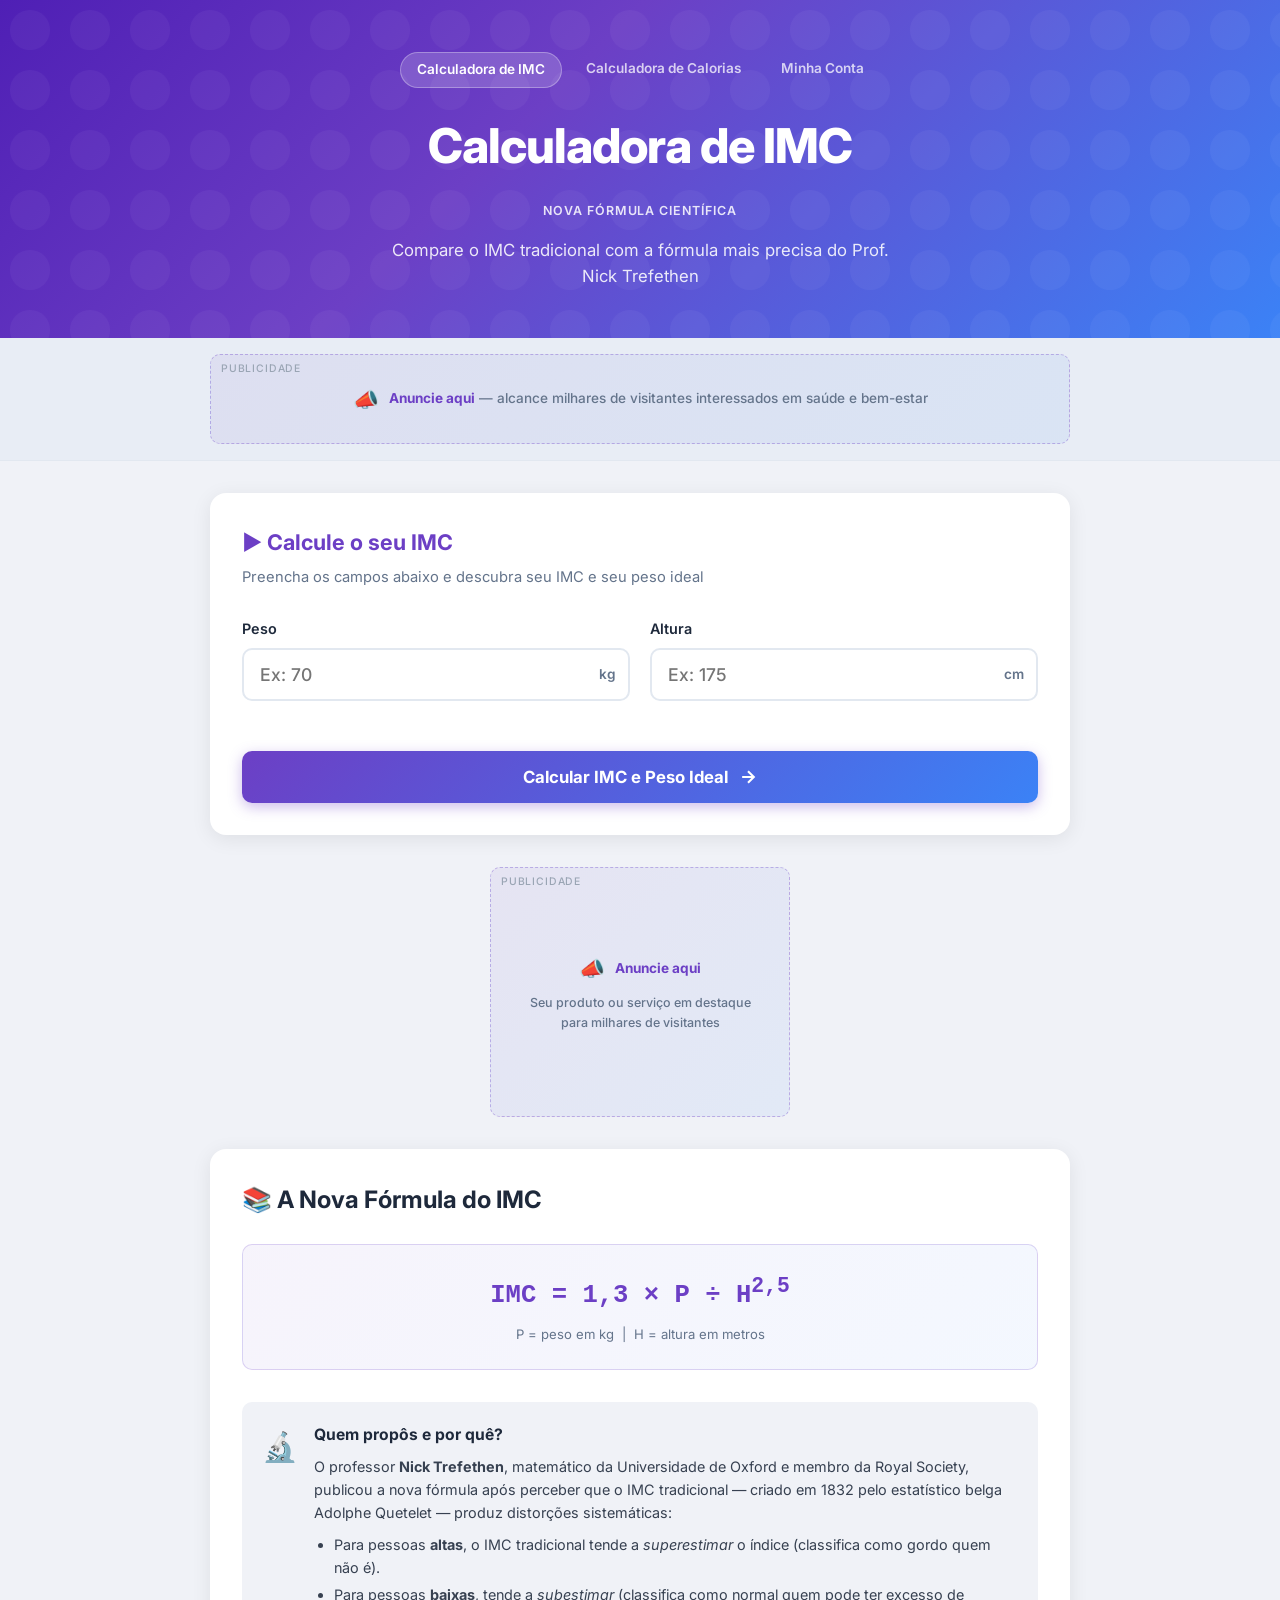
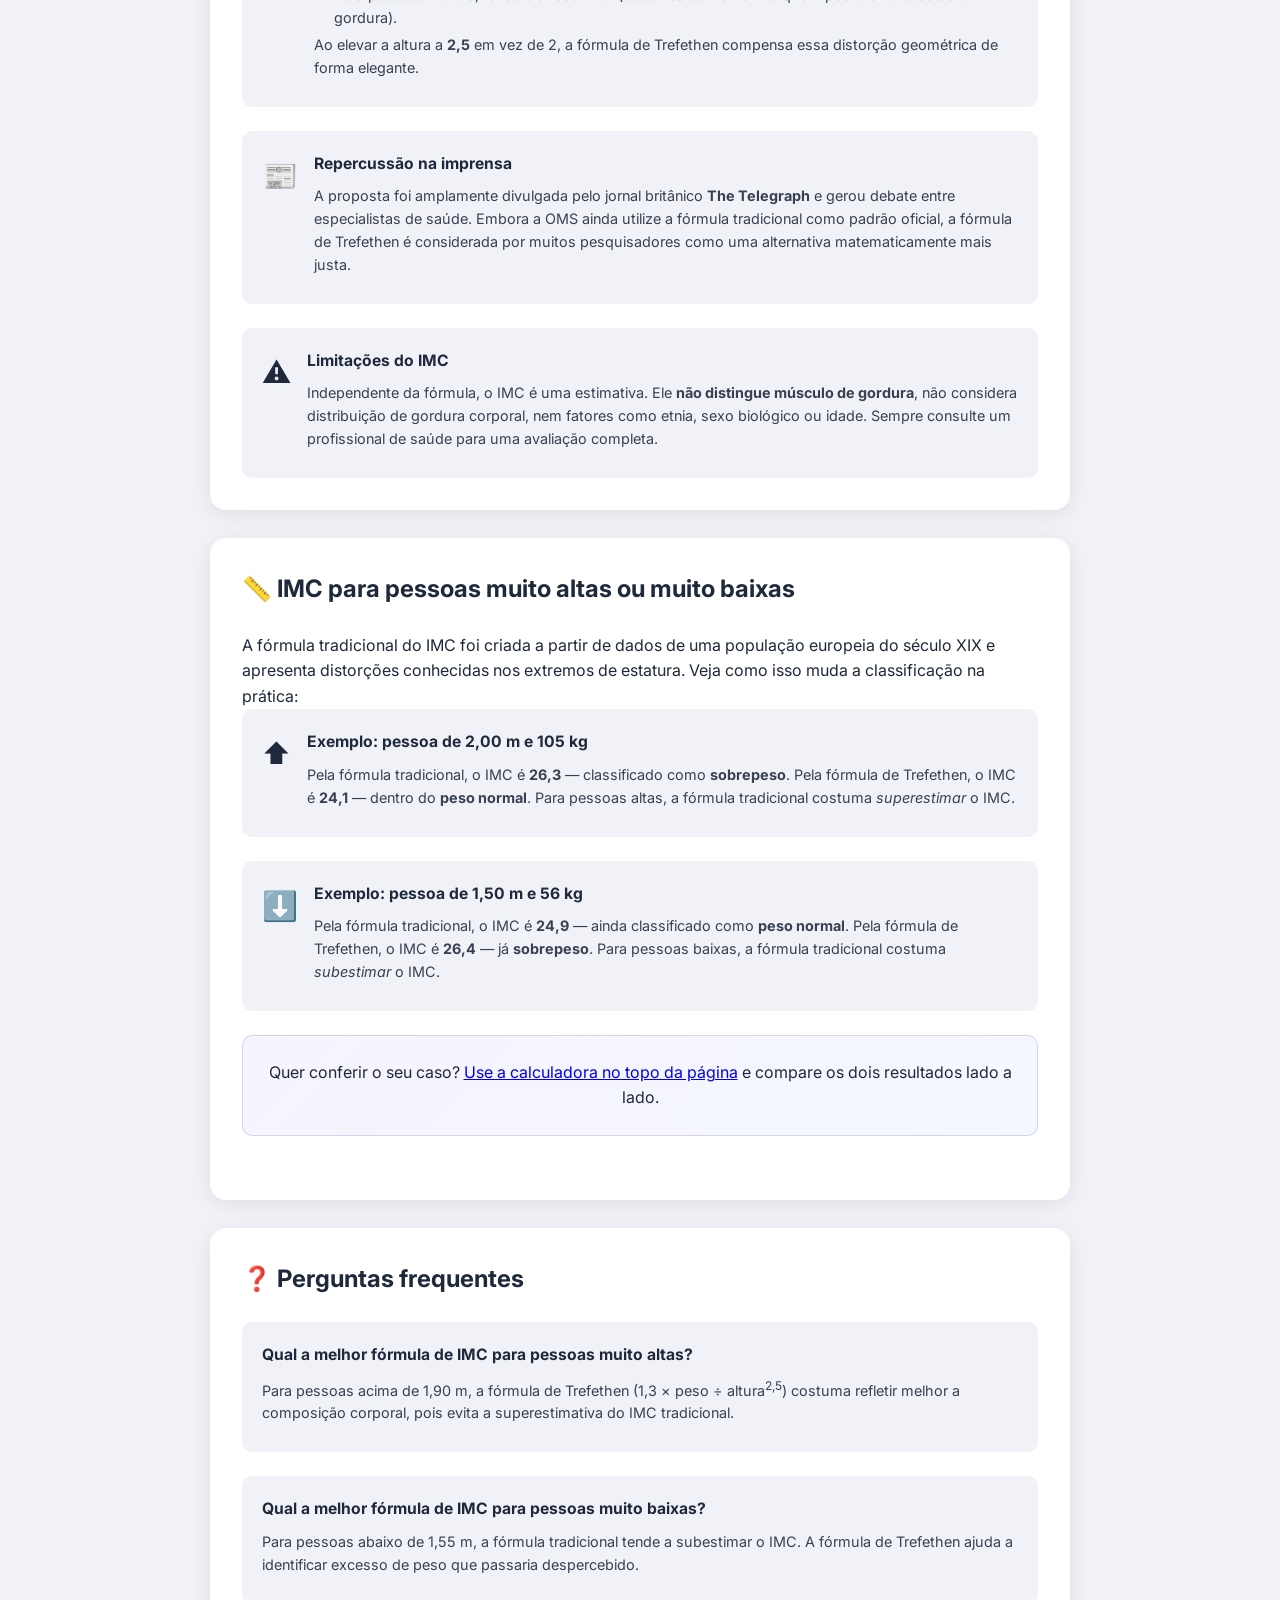
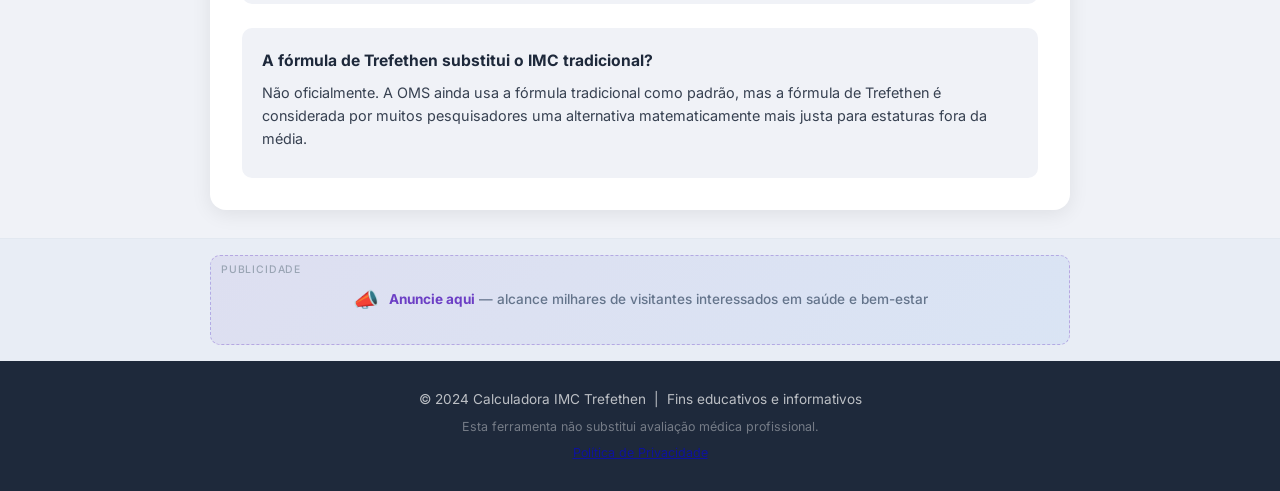
<file: index.html>
<!DOCTYPE html>
<html lang="pt-BR">
<head>
  <meta charset="UTF-8" />
  <meta name="viewport" content="width=device-width, initial-scale=1.0" />
  <title>Calculadora de IMC — Fórmula Trefethen</title>

  <!-- SEO -->
  <meta name="description" content="Calcule seu IMC e compare a fórmula tradicional com a nova fórmula do professor Nick Trefethen (Oxford) — mais precisa para pessoas muito altas ou muito baixas. Descubra sua classificação, faixa de peso ideal e entenda as diferenças entre os dois cálculos." />
  <meta name="keywords" content="calculadora de imc, imc trefethen, fórmula trefethen, novo imc, peso ideal, índice de massa corporal, imc para pessoas altas, imc para pessoas baixas, imc pessoa de 1,90, imc pessoa de 1,55, calculadora de imc para alta estatura" />
  <meta name="robots" content="index, follow" />
  <link rel="canonical" href="https://higiniojunior.github.io/Projeto_1/" />

  <!-- Open Graph (compartilhamento em redes sociais / WhatsApp) -->
  <meta property="og:type" content="website" />
  <meta property="og:locale" content="pt_BR" />
  <meta property="og:title" content="Calculadora de IMC — Fórmula Trefethen" />
  <meta property="og:description" content="Compare o IMC tradicional com a nova fórmula do Prof. Nick Trefethen e descubra sua faixa de peso ideal." />
  <meta property="og:url" content="https://higiniojunior.github.io/Projeto_1/" />
  <meta property="og:image" content="https://higiniojunior.github.io/Projeto_1/og-image.png" />

  <!-- Twitter Card -->
  <meta name="twitter:card" content="summary_large_image" />
  <meta name="twitter:title" content="Calculadora de IMC — Fórmula Trefethen" />
  <meta name="twitter:description" content="Compare o IMC tradicional com a nova fórmula do Prof. Nick Trefethen e descubra sua faixa de peso ideal." />
  <meta name="twitter:image" content="https://higiniojunior.github.io/Projeto_1/og-image.png" />

  <!-- TODO (pós-aprovação AdSense): adicionar aqui a tag de verificação, ex:
  <meta name="google-adsense-account" content="ca-pub-XXXXXXXXXXXXXXX" />
  e o script <script async src="https://pagead2.googlesyndication.com/pagead/js/adsbygoogle.js?client=ca-pub-XXXXXXXXXXXXXXX" crossorigin="anonymous"></script> -->

  <link rel="preconnect" href="https://fonts.googleapis.com" />
  <link href="https://fonts.googleapis.com/css2?family=Inter:wght@300;400;500;600;700;800&display=swap" rel="stylesheet" />
  <link rel="stylesheet" href="style.css" />
</head>
<body>

  <!-- HEADER -->
  <header class="site-header">
    <div class="container">
      <nav class="site-nav">
        <a href="index.html" class="nav-ativo">Calculadora de IMC</a>
        <a href="calorias.html">Calculadora de Calorias</a>
        <a href="conta.html">Minha Conta</a>
      </nav>
      <h1>Calculadora de IMC</h1>
      <div class="header-badge">Nova Fórmula Científica</div>
      <p class="header-subtitle">Compare o IMC tradicional com a fórmula mais precisa do Prof. Nick Trefethen</p>
    </div>
  </header>

  <!-- AD BANNER TOPO -->
  <!-- TODO (pós-aprovação AdSense): trocar o .ad-block abaixo pelo <ins class="adsbygoogle"> real -->
  <div class="ad-wrapper ad-top">
    <div class="container">
      <div class="ad-block ad-horizontal ad-house">
        <span class="ad-label">Publicidade</span>
        <div class="ad-content">
          <span class="ad-icon">📣</span>
          <span><strong>Anuncie aqui</strong> — alcance milhares de visitantes interessados em saúde e bem-estar</span>
        </div>
      </div>
    </div>
  </div>

  <main class="container">

    <!-- CALCULADORA -->
    <section class="card calculator-card">
      <div class="card-header">
        <h2>&#9654; Calcule o seu IMC</h2>
        <p>Preencha os campos abaixo e descubra seu IMC e seu peso ideal</p>
      </div>
      <form id="imc-form" novalidate>
        <div class="form-row">
          <div class="form-group">
            <label for="peso">Peso</label>
            <div class="input-wrapper">
              <input type="number" id="peso" placeholder="Ex: 70" min="1" max="300" step="0.1" />
              <span class="input-unit">kg</span>
            </div>
            <span class="field-error" id="erro-peso"></span>
          </div>
          <div class="form-group">
            <label for="altura">Altura</label>
            <div class="input-wrapper">
              <input type="number" id="altura" placeholder="Ex: 175" min="50" max="250" step="1" />
              <span class="input-unit">cm</span>
            </div>
            <span class="field-error" id="erro-altura"></span>
          </div>
        </div>
        <button type="submit" class="btn-calcular">
          <span>Calcular IMC e Peso Ideal</span>
          <svg viewBox="0 0 24 24" fill="none" stroke="currentColor" stroke-width="2.5"><path d="M5 12h14M12 5l7 7-7 7"/></svg>
        </button>
      </form>
    </section>

    <!-- RESULTADO -->
    <section id="resultado" class="resultado-section hidden">

      <div class="resultado-cards">

        <!-- IMC Tradicional -->
        <div class="resultado-card card-tradicional">
          <div class="card-formula-label">Fórmula Tradicional (1832)</div>
          <div class="imc-valor" id="val-trad">—</div>
          <div class="imc-classificacao" id="class-trad"></div>
          <div class="imc-formula-detalhe">peso ÷ altura²</div>
        </div>

        <div class="versus-divider">VS</div>

        <!-- IMC Trefethen -->
        <div class="resultado-card card-trefethen destaque">
          <div class="card-formula-label">Nova Fórmula — Trefethen</div>
          <div class="imc-valor" id="val-tref">—</div>
          <div class="imc-classificacao" id="class-tref"></div>
          <div class="imc-formula-detalhe">1,3 × peso ÷ altura<sup>2,5</sup></div>
        </div>

      </div>

      <!-- Barra de progresso -->
      <div class="barra-container card">
        <h3>Onde você está na escala?</h3>
        <div class="barra-escala">
          <div class="barra-faixas">
            <div class="faixa faixa-baixo" style="flex:3">Abaixo</div>
            <div class="faixa faixa-normal" style="flex:3.2">Normal</div>
            <div class="faixa faixa-sobre" style="flex:2.4">Sobrepeso</div>
            <div class="faixa faixa-ob1" style="flex:2.4">Ob. I</div>
            <div class="faixa faixa-ob2" style="flex:2.4">Ob. II</div>
            <div class="faixa faixa-ob3" style="flex:2.6">Ob. III</div>
          </div>
          <div class="barra-ponteiros">
            <div class="ponteiro ponteiro-trad" id="ponteiro-trad">
              <div class="ponteiro-linha"></div>
              <div class="ponteiro-label">Trad.</div>
            </div>
            <div class="ponteiro ponteiro-tref" id="ponteiro-tref">
              <div class="ponteiro-linha"></div>
              <div class="ponteiro-label">Tref.</div>
            </div>
          </div>
          <div class="barra-numeros">
            <span>0</span><span>18,5</span><span>25</span><span>30</span><span>35</span><span>40</span><span>50+</span>
          </div>
        </div>
      </div>

      <!-- Mensagem personalizada -->
      <div class="mensagem-card card" id="mensagem-card">
        <div class="mensagem-icone" id="mensagem-icone">✅</div>
        <div class="mensagem-texto" id="mensagem-texto"></div>
      </div>

      <!-- Tabela OMS -->
      <div class="tabela-container card">
        <h3>Classificação da OMS — Faixas de IMC</h3>
        <table class="tabela-oms">
          <thead>
            <tr>
              <th>IMC</th>
              <th>Classificação</th>
              <th>Risco de doenças</th>
            </tr>
          </thead>
          <tbody>
            <tr class="linha-baixo" data-min="0" data-max="18.5">
              <td><strong>&lt; 18,5</strong></td>
              <td>&#127810; Abaixo do peso</td>
              <td>Aumentado</td>
            </tr>
            <tr class="linha-normal" data-min="18.5" data-max="25">
              <td><strong>18,5 – 24,9</strong></td>
              <td>&#127823; Peso normal</td>
              <td>Normal (menor risco)</td>
            </tr>
            <tr class="linha-sobre" data-min="25" data-max="30">
              <td><strong>25,0 – 29,9</strong></td>
              <td>&#127825; Sobrepeso</td>
              <td>Levemente aumentado</td>
            </tr>
            <tr class="linha-ob1" data-min="30" data-max="35">
              <td><strong>30,0 – 34,9</strong></td>
              <td>&#128308; Obesidade Grau I</td>
              <td>Moderado</td>
            </tr>
            <tr class="linha-ob2" data-min="35" data-max="40">
              <td><strong>35,0 – 39,9</strong></td>
              <td>&#128308; Obesidade Grau II</td>
              <td>Alto</td>
            </tr>
            <tr class="linha-ob3" data-min="40" data-max="999">
              <td><strong>&ge; 40,0</strong></td>
              <td>&#128308; Obesidade Grau III</td>
              <td>Muito alto</td>
            </tr>
          </tbody>
        </table>
        <p class="tabela-nota">* A tabela destaca a linha correspondente ao seu resultado Trefethen.</p>
      </div>

      <!-- PESO IDEAL -->
      <div class="peso-ideal-container card">
        <h3>&#127919; Peso ideal (fórmula Trefethen)</h3>
        <p class="peso-ideal-intro">Faixa de peso ideal para a sua altura, calculada com a fórmula de Trefethen usando o IMC normal (18,5 – 25).</p>

        <div class="peso-ideal-intervalo">
          <span id="peso-ideal-min">—</span> kg &ndash; <span id="peso-ideal-max">—</span> kg
        </div>

        <div class="comparacao-corpos">
          <div class="corpo-coluna">
            <svg class="corpo-silhueta" id="corpo-atual" viewBox="0 0 100 200" xmlns="http://www.w3.org/2000/svg">
              <circle cx="50" cy="30" r="22" />
              <rect x="14" y="60" width="14" height="55" rx="7" />
              <rect x="72" y="60" width="14" height="55" rx="7" />
              <rect x="30" y="55" width="40" height="70" rx="18" />
              <rect x="32" y="125" width="14" height="65" rx="7" />
              <rect x="54" y="125" width="14" height="65" rx="7" />
            </svg>
            <span class="corpo-legenda">Atual</span>
          </div>

          <svg class="seta-comparacao" viewBox="0 0 24 24" fill="none" stroke="currentColor" stroke-width="2.5">
            <path d="M5 12h14M12 5l7 7-7 7"/>
          </svg>

          <div class="corpo-coluna">
            <svg class="corpo-silhueta corpo-ideal" id="corpo-ideal" viewBox="0 0 100 200" xmlns="http://www.w3.org/2000/svg">
              <circle cx="50" cy="30" r="22" />
              <rect x="14" y="60" width="14" height="55" rx="7" />
              <rect x="72" y="60" width="14" height="55" rx="7" />
              <rect x="30" y="55" width="40" height="70" rx="18" />
              <rect x="32" y="125" width="14" height="65" rx="7" />
              <rect x="54" y="125" width="14" height="65" rx="7" />
            </svg>
            <span class="corpo-legenda">Peso ideal</span>
          </div>
        </div>
      </div>

      <!-- CALORIAS (mini) -->
      <div class="card calorias-mini-card" id="calorias-mini">
        <div class="card-header">
          <h2>&#128293; Calcule suas calorias diárias</h2>
          <p>Usando o peso e a altura que você já informou acima, descubra sua Taxa Metabólica Basal e quantas calorias comer por dia.</p>
        </div>

        <form id="calorias-mini-form" novalidate>
          <div class="form-row">
            <div class="form-group">
              <label for="mini-idade">Idade</label>
              <div class="input-wrapper">
                <input type="number" id="mini-idade" placeholder="Ex: 30" min="15" max="100" step="1" />
                <span class="input-unit">anos</span>
              </div>
            </div>
            <div class="form-group">
              <label for="mini-sexo">Sexo biológico</label>
              <div class="input-wrapper">
                <select id="mini-sexo">
                  <option value="">Selecione</option>
                  <option value="masculino">Masculino</option>
                  <option value="feminino">Feminino</option>
                </select>
              </div>
            </div>
          </div>
          <div class="form-group" style="margin-bottom:24px;">
            <label for="mini-atividade">Nível de atividade física</label>
            <div class="input-wrapper">
              <select id="mini-atividade">
                <option value="1.2">Sedentário (pouco ou nenhum exercício)</option>
                <option value="1.375">Leve (exercício leve 1–3x/semana)</option>
                <option value="1.55">Moderado (exercício moderado 3–5x/semana)</option>
                <option value="1.725">Intenso (exercício intenso 6–7x/semana)</option>
                <option value="1.9">Muito intenso (atleta / trabalho físico pesado)</option>
              </select>
            </div>
          </div>
          <span class="field-error" id="erro-calorias-mini"></span>
          <button type="submit" class="btn-calcular">
            <span>Calcular Calorias</span>
            <svg viewBox="0 0 24 24" fill="none" stroke="currentColor" stroke-width="2.5"><path d="M5 12h14M12 5l7 7-7 7"/></svg>
          </button>
        </form>

        <div class="resultado-calorias hidden" id="resultado-calorias-mini">
          <div class="resultado-card destaque" style="margin:24px 0;">
            <div class="card-formula-label">Taxa Metabólica Basal (TMB)</div>
            <div class="imc-valor" id="mini-tmb-valor">—</div>
            <div class="imc-formula-detalhe">calorias que seu corpo gasta em repouso</div>
          </div>

          <div class="resultado-cards">
            <div class="resultado-card">
              <div class="card-formula-label">Perder peso</div>
              <div class="imc-valor cor-baixo" id="mini-meta-perder">—</div>
              <div class="imc-formula-detalhe">kcal/dia</div>
            </div>
            <div class="resultado-card destaque">
              <div class="card-formula-label">Manter peso</div>
              <div class="imc-valor cor-normal" id="mini-meta-manter">—</div>
              <div class="imc-formula-detalhe">kcal/dia</div>
            </div>
            <div class="resultado-card">
              <div class="card-formula-label">Ganhar peso</div>
              <div class="imc-valor" id="mini-meta-ganhar">—</div>
              <div class="imc-formula-detalhe">kcal/dia</div>
            </div>
          </div>

          <p class="tabela-nota" style="text-align:center;">
            Peso e altura usados: <strong id="mini-peso-usado">—</strong> kg e <strong id="mini-altura-usado">—</strong> cm
            (<a href="#imc-form">alterar acima</a>)
          </p>
        </div>

        <p class="tabela-nota" style="text-align:center;margin-top:20px;">
          <a href="calorias.html">Ver calculadora completa de calorias, com explicações e tabela de atividade física →</a>
        </p>
      </div>

    </section>

    <!-- AD MEIO -->
    <!-- TODO (pós-aprovação AdSense): trocar o .ad-block abaixo pelo <ins class="adsbygoogle"> real -->
    <div class="ad-block ad-square ad-center ad-house">
      <span class="ad-label">Publicidade</span>
      <div class="ad-content">
        <span class="ad-icon">📣</span>
        <span><strong>Anuncie aqui</strong></span>
      </div>
      <span class="ad-house-sub">Seu produto ou serviço em destaque para milhares de visitantes</span>
    </div>

    <!-- EXPLICAÇÃO -->
    <section class="card explicacao-card">
      <h2>&#128218; A Nova Fórmula do IMC</h2>

      <div class="explicacao-destaque">
        <div class="formula-box">
          <span class="formula-texto">IMC = 1,3 × <strong>P</strong> ÷ <strong>H</strong><sup>2,5</sup></span>
          <span class="formula-legenda">P = peso em kg &nbsp;|&nbsp; H = altura em metros</span>
        </div>
      </div>

      <div class="explicacao-blocos">
        <div class="explicacao-bloco">
          <div class="explicacao-icone">🔬</div>
          <div>
            <h3>Quem propôs e por quê?</h3>
            <p>O professor <strong>Nick Trefethen</strong>, matemático da Universidade de Oxford e membro da Royal Society, publicou a nova fórmula após perceber que o IMC tradicional — criado em 1832 pelo estatístico belga Adolphe Quetelet — produz distorções sistemáticas:</p>
            <ul>
              <li>Para pessoas <strong>altas</strong>, o IMC tradicional tende a <em>superestimar</em> o índice (classifica como gordo quem não é).</li>
              <li>Para pessoas <strong>baixas</strong>, tende a <em>subestimar</em> (classifica como normal quem pode ter excesso de gordura).</li>
            </ul>
            <p>Ao elevar a altura a <strong>2,5</strong> em vez de 2, a fórmula de Trefethen compensa essa distorção geométrica de forma elegante.</p>
          </div>
        </div>

        <div class="explicacao-bloco">
          <div class="explicacao-icone">📰</div>
          <div>
            <h3>Repercussão na imprensa</h3>
            <p>A proposta foi amplamente divulgada pelo jornal britânico <strong>The Telegraph</strong> e gerou debate entre especialistas de saúde. Embora a OMS ainda utilize a fórmula tradicional como padrão oficial, a fórmula de Trefethen é considerada por muitos pesquisadores como uma alternativa matematicamente mais justa.</p>
          </div>
        </div>

        <div class="explicacao-bloco">
          <div class="explicacao-icone">⚠️</div>
          <div>
            <h3>Limitações do IMC</h3>
            <p>Independente da fórmula, o IMC é uma estimativa. Ele <strong>não distingue músculo de gordura</strong>, não considera distribuição de gordura corporal, nem fatores como etnia, sexo biológico ou idade. Sempre consulte um profissional de saúde para uma avaliação completa.</p>
          </div>
        </div>
      </div>
    </section>

    <!-- SEO: ALTURA EXTREMA -->
    <section class="card explicacao-card" id="altura-extrema">
      <h2>&#128207; IMC para pessoas muito altas ou muito baixas</h2>
      <p>A fórmula tradicional do IMC foi criada a partir de dados de uma população europeia do século XIX e apresenta distorções conhecidas nos extremos de estatura. Veja como isso muda a classificação na prática:</p>

      <div class="explicacao-blocos">
        <div class="explicacao-bloco">
          <div class="explicacao-icone">⬆️</div>
          <div>
            <h3>Exemplo: pessoa de 2,00 m e 105 kg</h3>
            <p>Pela fórmula tradicional, o IMC é <strong>26,3</strong> — classificado como <strong>sobrepeso</strong>. Pela fórmula de Trefethen, o IMC é <strong>24,1</strong> — dentro do <strong>peso normal</strong>. Para pessoas altas, a fórmula tradicional costuma <em>superestimar</em> o IMC.</p>
          </div>
        </div>
        <div class="explicacao-bloco">
          <div class="explicacao-icone">⬇️</div>
          <div>
            <h3>Exemplo: pessoa de 1,50 m e 56 kg</h3>
            <p>Pela fórmula tradicional, o IMC é <strong>24,9</strong> — ainda classificado como <strong>peso normal</strong>. Pela fórmula de Trefethen, o IMC é <strong>26,4</strong> — já <strong>sobrepeso</strong>. Para pessoas baixas, a fórmula tradicional costuma <em>subestimar</em> o IMC.</p>
          </div>
        </div>
      </div>

      <div class="explicacao-destaque" style="margin-top:24px;">
        <p>Quer conferir o seu caso? <a href="#imc-form">Use a calculadora no topo da página</a> e compare os dois resultados lado a lado.</p>
      </div>
    </section>

    <!-- FAQ -->
    <section class="card explicacao-card" id="faq">
      <h2>&#10067; Perguntas frequentes</h2>
      <div class="explicacao-blocos">
        <div class="explicacao-bloco">
          <div>
            <h3>Qual a melhor fórmula de IMC para pessoas muito altas?</h3>
            <p>Para pessoas acima de 1,90 m, a fórmula de Trefethen (1,3 × peso ÷ altura<sup>2,5</sup>) costuma refletir melhor a composição corporal, pois evita a superestimativa do IMC tradicional.</p>
          </div>
        </div>
        <div class="explicacao-bloco">
          <div>
            <h3>Qual a melhor fórmula de IMC para pessoas muito baixas?</h3>
            <p>Para pessoas abaixo de 1,55 m, a fórmula tradicional tende a subestimar o IMC. A fórmula de Trefethen ajuda a identificar excesso de peso que passaria despercebido.</p>
          </div>
        </div>
        <div class="explicacao-bloco">
          <div>
            <h3>A fórmula de Trefethen substitui o IMC tradicional?</h3>
            <p>Não oficialmente. A OMS ainda usa a fórmula tradicional como padrão, mas a fórmula de Trefethen é considerada por muitos pesquisadores uma alternativa matematicamente mais justa para estaturas fora da média.</p>
          </div>
        </div>
      </div>
    </section>

  </main>

  <!-- AD RODAPÉ -->
  <!-- TODO (pós-aprovação AdSense): trocar o .ad-block abaixo pelo <ins class="adsbygoogle"> real -->
  <div class="ad-wrapper ad-bottom">
    <div class="container">
      <div class="ad-block ad-horizontal ad-house">
        <span class="ad-label">Publicidade</span>
        <div class="ad-content">
          <span class="ad-icon">📣</span>
          <span><strong>Anuncie aqui</strong> — alcance milhares de visitantes interessados em saúde e bem-estar</span>
        </div>
      </div>
    </div>
  </div>

  <!-- FOOTER -->
  <footer class="site-footer">
    <div class="container">
      <p>&#169; 2024 Calculadora IMC Trefethen &nbsp;|&nbsp; Fins educativos e informativos</p>
      <p class="footer-nota">Esta ferramenta não substitui avaliação médica profissional.</p>
      <p class="footer-nota"><a href="privacidade.html">Política de Privacidade</a></p>
    </div>
  </footer>

  <script type="application/ld+json">
  {
    "@context": "https://schema.org",
    "@type": "FAQPage",
    "mainEntity": [
      {
        "@type": "Question",
        "name": "Qual a melhor fórmula de IMC para pessoas muito altas?",
        "acceptedAnswer": {
          "@type": "Answer",
          "text": "Para pessoas acima de 1,90 m, a fórmula de Trefethen (1,3 × peso ÷ altura elevado a 2,5) costuma refletir melhor a composição corporal, pois evita a superestimativa do IMC tradicional."
        }
      },
      {
        "@type": "Question",
        "name": "Qual a melhor fórmula de IMC para pessoas muito baixas?",
        "acceptedAnswer": {
          "@type": "Answer",
          "text": "Para pessoas abaixo de 1,55 m, a fórmula tradicional tende a subestimar o IMC. A fórmula de Trefethen ajuda a identificar excesso de peso que passaria despercebido."
        }
      },
      {
        "@type": "Question",
        "name": "A fórmula de Trefethen substitui o IMC tradicional?",
        "acceptedAnswer": {
          "@type": "Answer",
          "text": "Não oficialmente. A OMS ainda usa a fórmula tradicional como padrão, mas a fórmula de Trefethen é considerada por muitos pesquisadores uma alternativa matematicamente mais justa para estaturas fora da média."
        }
      }
    ]
  }
  </script>

  <script src="script.js"></script>
  <script src="calorias.js"></script>
</body>
</html>
</file>
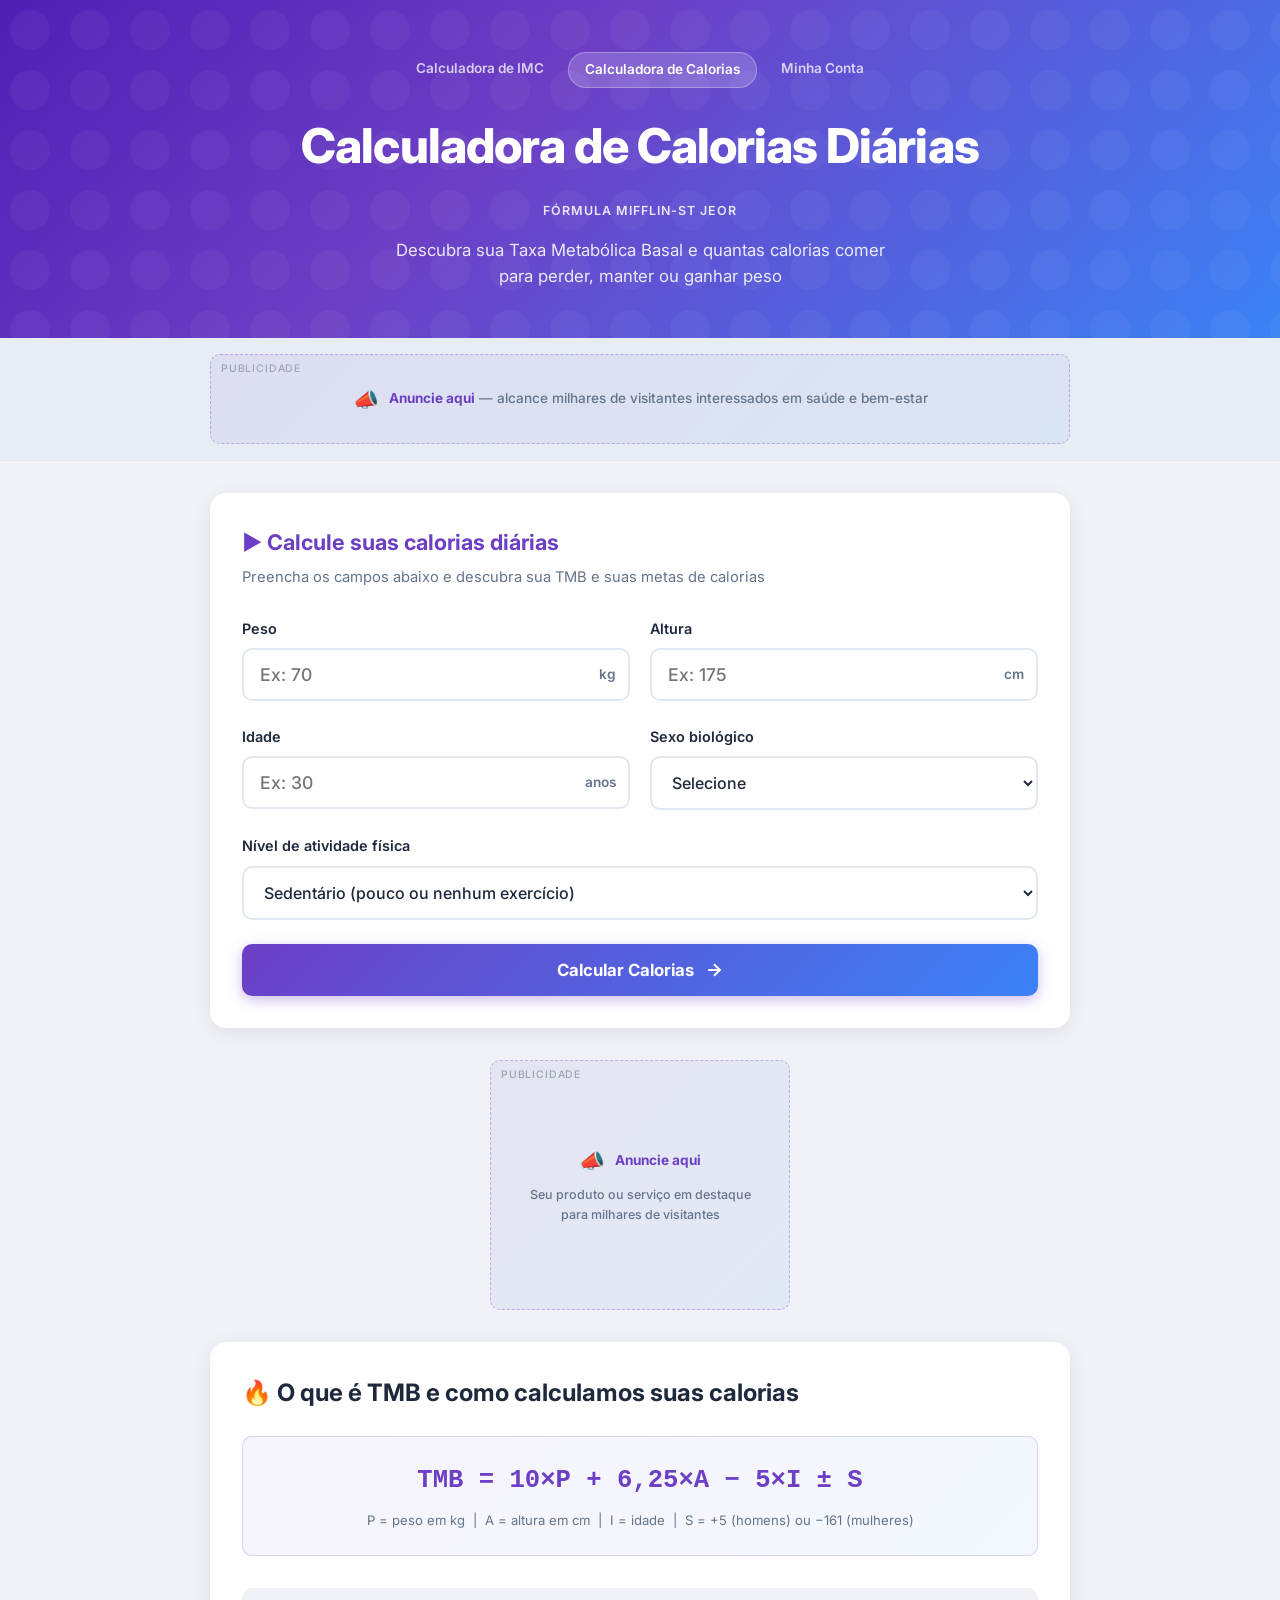
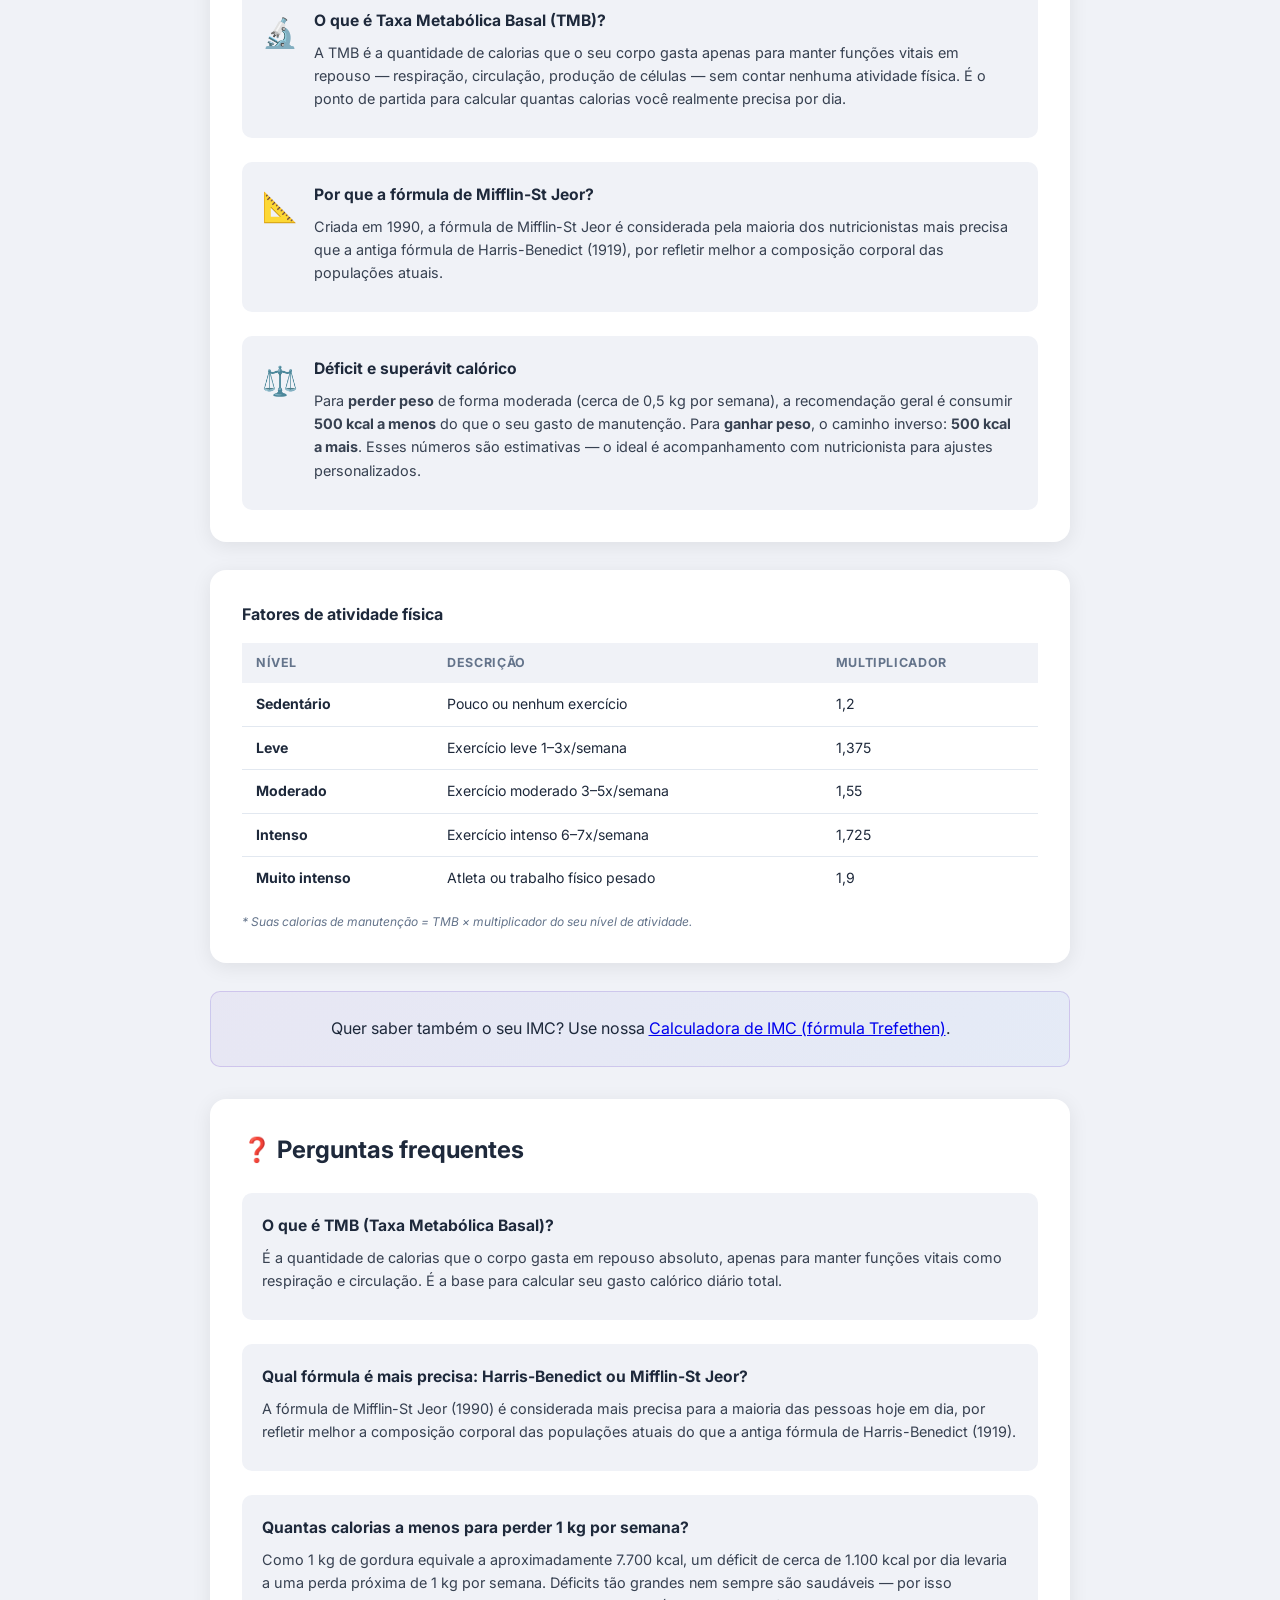
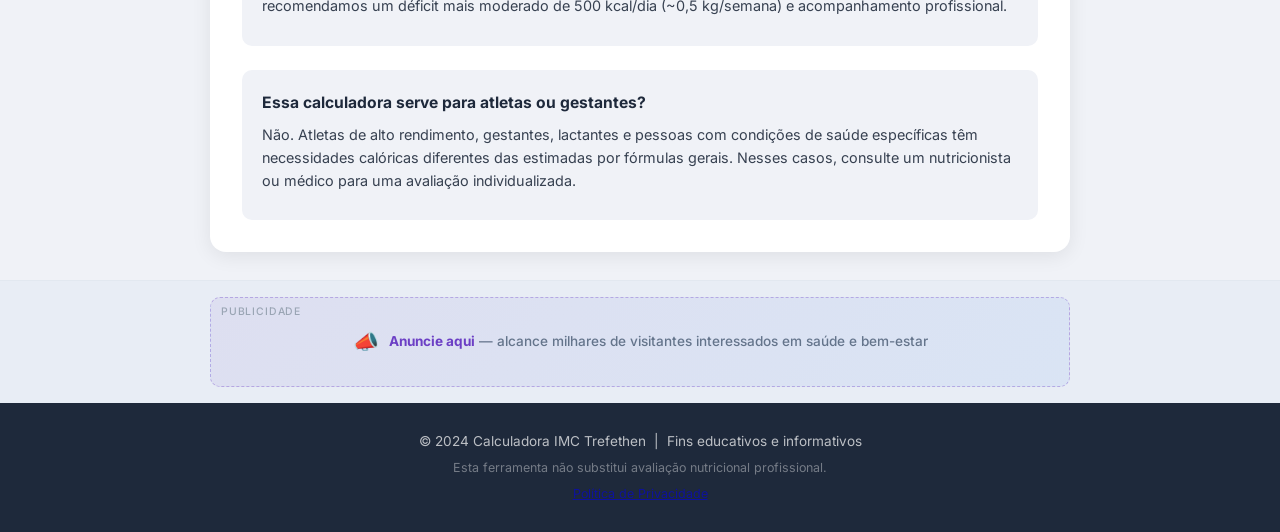
<file: calorias.html>
<!DOCTYPE html>
<html lang="pt-BR">
<head>
  <meta charset="UTF-8" />
  <meta name="viewport" content="width=device-width, initial-scale=1.0" />
  <title>Calculadora de Calorias Diárias — Fórmula Mifflin-St Jeor</title>

  <!-- SEO -->
  <meta name="description" content="Calcule quantas calorias você precisa comer por dia usando a fórmula de Mifflin-St Jeor. Descubra sua Taxa Metabólica Basal (TMB) e suas metas de calorias para perder, manter ou ganhar peso." />
  <meta name="keywords" content="calculadora de calorias, calculadora de calorias diárias, taxa metabólica basal, tmb, mifflin-st jeor, quantas calorias comer por dia, calorias para perder peso, calorias para ganhar peso, gasto calórico diário" />
  <meta name="robots" content="index, follow" />
  <link rel="canonical" href="https://higiniojunior.github.io/Projeto_1/calorias.html" />

  <!-- Open Graph (compartilhamento em redes sociais / WhatsApp) -->
  <meta property="og:type" content="website" />
  <meta property="og:locale" content="pt_BR" />
  <meta property="og:title" content="Calculadora de Calorias Diárias — Fórmula Mifflin-St Jeor" />
  <meta property="og:description" content="Descubra sua Taxa Metabólica Basal e quantas calorias comer por dia para perder, manter ou ganhar peso." />
  <meta property="og:url" content="https://higiniojunior.github.io/Projeto_1/calorias.html" />
  <meta property="og:image" content="https://higiniojunior.github.io/Projeto_1/og-image.png" />

  <!-- Twitter Card -->
  <meta name="twitter:card" content="summary_large_image" />
  <meta name="twitter:title" content="Calculadora de Calorias Diárias — Fórmula Mifflin-St Jeor" />
  <meta name="twitter:description" content="Descubra sua Taxa Metabólica Basal e quantas calorias comer por dia para perder, manter ou ganhar peso." />
  <meta name="twitter:image" content="https://higiniojunior.github.io/Projeto_1/og-image.png" />

  <!-- TODO (pós-aprovação AdSense): adicionar aqui a tag de verificação, ex:
  <meta name="google-adsense-account" content="ca-pub-XXXXXXXXXXXXXXX" />
  e o script <script async src="https://pagead2.googlesyndication.com/pagead/js/adsbygoogle.js?client=ca-pub-XXXXXXXXXXXXXXX" crossorigin="anonymous"></script> -->

  <link rel="preconnect" href="https://fonts.googleapis.com" />
  <link href="https://fonts.googleapis.com/css2?family=Inter:wght@300;400;500;600;700;800&display=swap" rel="stylesheet" />
  <link rel="stylesheet" href="style.css" />
</head>
<body>

  <!-- HEADER -->
  <header class="site-header">
    <div class="container">
      <nav class="site-nav">
        <a href="index.html">Calculadora de IMC</a>
        <a href="calorias.html" class="nav-ativo">Calculadora de Calorias</a>
        <a href="conta.html">Minha Conta</a>
      </nav>
      <h1>Calculadora de Calorias Diárias</h1>
      <div class="header-badge">Fórmula Mifflin-St Jeor</div>
      <p class="header-subtitle">Descubra sua Taxa Metabólica Basal e quantas calorias comer para perder, manter ou ganhar peso</p>
    </div>
  </header>

  <!-- AD BANNER TOPO -->
  <!-- TODO (pós-aprovação AdSense): trocar o .ad-block abaixo pelo <ins class="adsbygoogle"> real -->
  <div class="ad-wrapper ad-top">
    <div class="container">
      <div class="ad-block ad-horizontal ad-house">
        <span class="ad-label">Publicidade</span>
        <div class="ad-content">
          <span class="ad-icon">📣</span>
          <span><strong>Anuncie aqui</strong> — alcance milhares de visitantes interessados em saúde e bem-estar</span>
        </div>
      </div>
    </div>
  </div>

  <main class="container">

    <!-- CALCULADORA -->
    <section class="card calculator-card">
      <div class="card-header">
        <h2>&#9654; Calcule suas calorias diárias</h2>
        <p>Preencha os campos abaixo e descubra sua TMB e suas metas de calorias</p>
      </div>
      <form id="calorias-form" novalidate>
        <div class="form-row">
          <div class="form-group">
            <label for="peso">Peso</label>
            <div class="input-wrapper">
              <input type="number" id="peso" placeholder="Ex: 70" min="1" max="300" step="0.1" />
              <span class="input-unit">kg</span>
            </div>
          </div>
          <div class="form-group">
            <label for="altura">Altura</label>
            <div class="input-wrapper">
              <input type="number" id="altura" placeholder="Ex: 175" min="50" max="250" step="1" />
              <span class="input-unit">cm</span>
            </div>
          </div>
        </div>
        <div class="form-row">
          <div class="form-group">
            <label for="idade">Idade</label>
            <div class="input-wrapper">
              <input type="number" id="idade" placeholder="Ex: 30" min="15" max="100" step="1" />
              <span class="input-unit">anos</span>
            </div>
          </div>
          <div class="form-group">
            <label for="sexo">Sexo biológico</label>
            <div class="input-wrapper">
              <select id="sexo">
                <option value="">Selecione</option>
                <option value="masculino">Masculino</option>
                <option value="feminino">Feminino</option>
              </select>
            </div>
          </div>
        </div>
        <div class="form-group" style="margin-bottom:24px;">
          <label for="atividade">Nível de atividade física</label>
          <div class="input-wrapper">
            <select id="atividade">
              <option value="1.2">Sedentário (pouco ou nenhum exercício)</option>
              <option value="1.375">Leve (exercício leve 1–3x/semana)</option>
              <option value="1.55">Moderado (exercício moderado 3–5x/semana)</option>
              <option value="1.725">Intenso (exercício intenso 6–7x/semana)</option>
              <option value="1.9">Muito intenso (atleta / trabalho físico pesado)</option>
            </select>
          </div>
        </div>
        <span class="field-error" id="erro-calorias"></span>
        <button type="submit" class="btn-calcular">
          <span>Calcular Calorias</span>
          <svg viewBox="0 0 24 24" fill="none" stroke="currentColor" stroke-width="2.5"><path d="M5 12h14M12 5l7 7-7 7"/></svg>
        </button>
      </form>
    </section>

    <!-- RESULTADO -->
    <section id="resultado-calorias" class="resultado-section hidden">

      <div class="resultado-card destaque" style="margin:28px 0;">
        <div class="card-formula-label">Taxa Metabólica Basal (TMB)</div>
        <div class="imc-valor" id="tmb-valor">—</div>
        <div class="imc-formula-detalhe">calorias que seu corpo gasta em repouso</div>
      </div>

      <div class="resultado-cards">
        <div class="resultado-card">
          <div class="card-formula-label">Perder peso</div>
          <div class="imc-valor cor-baixo" id="meta-perder">—</div>
          <div class="imc-formula-detalhe">kcal/dia</div>
        </div>
        <div class="resultado-card destaque">
          <div class="card-formula-label">Manter peso</div>
          <div class="imc-valor cor-normal" id="meta-manter">—</div>
          <div class="imc-formula-detalhe">kcal/dia</div>
        </div>
        <div class="resultado-card">
          <div class="card-formula-label">Ganhar peso</div>
          <div class="imc-valor" id="meta-ganhar">—</div>
          <div class="imc-formula-detalhe">kcal/dia</div>
        </div>
      </div>

    </section>

    <!-- AD MEIO -->
    <!-- TODO (pós-aprovação AdSense): trocar o .ad-block abaixo pelo <ins class="adsbygoogle"> real -->
    <div class="ad-block ad-square ad-center ad-house">
      <span class="ad-label">Publicidade</span>
      <div class="ad-content">
        <span class="ad-icon">📣</span>
        <span><strong>Anuncie aqui</strong></span>
      </div>
      <span class="ad-house-sub">Seu produto ou serviço em destaque para milhares de visitantes</span>
    </div>

    <!-- EXPLICAÇÃO -->
    <section class="card explicacao-card">
      <h2>&#128293; O que é TMB e como calculamos suas calorias</h2>

      <div class="explicacao-destaque">
        <div class="formula-box">
          <span class="formula-texto">TMB = 10×P + 6,25×A &minus; 5×I &plusmn; S</span>
          <span class="formula-legenda">P = peso em kg &nbsp;|&nbsp; A = altura em cm &nbsp;|&nbsp; I = idade &nbsp;|&nbsp; S = +5 (homens) ou &minus;161 (mulheres)</span>
        </div>
      </div>

      <div class="explicacao-blocos">
        <div class="explicacao-bloco">
          <div class="explicacao-icone">🔬</div>
          <div>
            <h3>O que é Taxa Metabólica Basal (TMB)?</h3>
            <p>A TMB é a quantidade de calorias que o seu corpo gasta apenas para manter funções vitais em repouso — respiração, circulação, produção de células — sem contar nenhuma atividade física. É o ponto de partida para calcular quantas calorias você realmente precisa por dia.</p>
          </div>
        </div>

        <div class="explicacao-bloco">
          <div class="explicacao-icone">📐</div>
          <div>
            <h3>Por que a fórmula de Mifflin-St Jeor?</h3>
            <p>Criada em 1990, a fórmula de Mifflin-St Jeor é considerada pela maioria dos nutricionistas mais precisa que a antiga fórmula de Harris-Benedict (1919), por refletir melhor a composição corporal das populações atuais.</p>
          </div>
        </div>

        <div class="explicacao-bloco">
          <div class="explicacao-icone">⚖️</div>
          <div>
            <h3>Déficit e superávit calórico</h3>
            <p>Para <strong>perder peso</strong> de forma moderada (cerca de 0,5 kg por semana), a recomendação geral é consumir <strong>500 kcal a menos</strong> do que o seu gasto de manutenção. Para <strong>ganhar peso</strong>, o caminho inverso: <strong>500 kcal a mais</strong>. Esses números são estimativas — o ideal é acompanhamento com nutricionista para ajustes personalizados.</p>
          </div>
        </div>
      </div>
    </section>

    <!-- TABELA DE ATIVIDADE FÍSICA -->
    <div class="tabela-container card">
      <h3>Fatores de atividade física</h3>
      <table class="tabela-oms">
        <thead>
          <tr>
            <th>Nível</th>
            <th>Descrição</th>
            <th>Multiplicador</th>
          </tr>
        </thead>
        <tbody>
          <tr>
            <td><strong>Sedentário</strong></td>
            <td>Pouco ou nenhum exercício</td>
            <td>1,2</td>
          </tr>
          <tr>
            <td><strong>Leve</strong></td>
            <td>Exercício leve 1–3x/semana</td>
            <td>1,375</td>
          </tr>
          <tr>
            <td><strong>Moderado</strong></td>
            <td>Exercício moderado 3–5x/semana</td>
            <td>1,55</td>
          </tr>
          <tr>
            <td><strong>Intenso</strong></td>
            <td>Exercício intenso 6–7x/semana</td>
            <td>1,725</td>
          </tr>
          <tr>
            <td><strong>Muito intenso</strong></td>
            <td>Atleta ou trabalho físico pesado</td>
            <td>1,9</td>
          </tr>
        </tbody>
      </table>
      <p class="tabela-nota">* Suas calorias de manutenção = TMB × multiplicador do seu nível de atividade.</p>
    </div>

    <div class="explicacao-destaque">
      <p>Quer saber também o seu IMC? Use nossa <a href="index.html">Calculadora de IMC (fórmula Trefethen)</a>.</p>
    </div>

    <!-- FAQ -->
    <section class="card explicacao-card" id="faq">
      <h2>&#10067; Perguntas frequentes</h2>
      <div class="explicacao-blocos">
        <div class="explicacao-bloco">
          <div>
            <h3>O que é TMB (Taxa Metabólica Basal)?</h3>
            <p>É a quantidade de calorias que o corpo gasta em repouso absoluto, apenas para manter funções vitais como respiração e circulação. É a base para calcular seu gasto calórico diário total.</p>
          </div>
        </div>
        <div class="explicacao-bloco">
          <div>
            <h3>Qual fórmula é mais precisa: Harris-Benedict ou Mifflin-St Jeor?</h3>
            <p>A fórmula de Mifflin-St Jeor (1990) é considerada mais precisa para a maioria das pessoas hoje em dia, por refletir melhor a composição corporal das populações atuais do que a antiga fórmula de Harris-Benedict (1919).</p>
          </div>
        </div>
        <div class="explicacao-bloco">
          <div>
            <h3>Quantas calorias a menos para perder 1 kg por semana?</h3>
            <p>Como 1 kg de gordura equivale a aproximadamente 7.700 kcal, um déficit de cerca de 1.100 kcal por dia levaria a uma perda próxima de 1 kg por semana. Déficits tão grandes nem sempre são saudáveis — por isso recomendamos um déficit mais moderado de 500 kcal/dia (~0,5 kg/semana) e acompanhamento profissional.</p>
          </div>
        </div>
        <div class="explicacao-bloco">
          <div>
            <h3>Essa calculadora serve para atletas ou gestantes?</h3>
            <p>Não. Atletas de alto rendimento, gestantes, lactantes e pessoas com condições de saúde específicas têm necessidades calóricas diferentes das estimadas por fórmulas gerais. Nesses casos, consulte um nutricionista ou médico para uma avaliação individualizada.</p>
          </div>
        </div>
      </div>
    </section>

  </main>

  <!-- AD RODAPÉ -->
  <!-- TODO (pós-aprovação AdSense): trocar o .ad-block abaixo pelo <ins class="adsbygoogle"> real -->
  <div class="ad-wrapper ad-bottom">
    <div class="container">
      <div class="ad-block ad-horizontal ad-house">
        <span class="ad-label">Publicidade</span>
        <div class="ad-content">
          <span class="ad-icon">📣</span>
          <span><strong>Anuncie aqui</strong> — alcance milhares de visitantes interessados em saúde e bem-estar</span>
        </div>
      </div>
    </div>
  </div>

  <!-- FOOTER -->
  <footer class="site-footer">
    <div class="container">
      <p>&#169; 2024 Calculadora IMC Trefethen &nbsp;|&nbsp; Fins educativos e informativos</p>
      <p class="footer-nota">Esta ferramenta não substitui avaliação nutricional profissional.</p>
      <p class="footer-nota"><a href="privacidade.html">Política de Privacidade</a></p>
    </div>
  </footer>

  <script type="application/ld+json">
  {
    "@context": "https://schema.org",
    "@type": "FAQPage",
    "mainEntity": [
      {
        "@type": "Question",
        "name": "O que é TMB (Taxa Metabólica Basal)?",
        "acceptedAnswer": {
          "@type": "Answer",
          "text": "É a quantidade de calorias que o corpo gasta em repouso absoluto, apenas para manter funções vitais como respiração e circulação. É a base para calcular seu gasto calórico diário total."
        }
      },
      {
        "@type": "Question",
        "name": "Qual fórmula é mais precisa: Harris-Benedict ou Mifflin-St Jeor?",
        "acceptedAnswer": {
          "@type": "Answer",
          "text": "A fórmula de Mifflin-St Jeor (1990) é considerada mais precisa para a maioria das pessoas hoje em dia, por refletir melhor a composição corporal das populações atuais do que a antiga fórmula de Harris-Benedict (1919)."
        }
      },
      {
        "@type": "Question",
        "name": "Quantas calorias a menos para perder 1 kg por semana?",
        "acceptedAnswer": {
          "@type": "Answer",
          "text": "Como 1 kg de gordura equivale a aproximadamente 7.700 kcal, um déficit de cerca de 1.100 kcal por dia levaria a uma perda próxima de 1 kg por semana. Recomendamos um déficit mais moderado de 500 kcal por dia (cerca de 0,5 kg por semana) e acompanhamento profissional."
        }
      },
      {
        "@type": "Question",
        "name": "Essa calculadora serve para atletas ou gestantes?",
        "acceptedAnswer": {
          "@type": "Answer",
          "text": "Não. Atletas de alto rendimento, gestantes, lactantes e pessoas com condições de saúde específicas têm necessidades calóricas diferentes das estimadas por fórmulas gerais. Nesses casos, consulte um nutricionista ou médico para uma avaliação individualizada."
        }
      }
    ]
  }
  </script>

  <script src="calorias.js"></script>
</body>
</html>
</file>
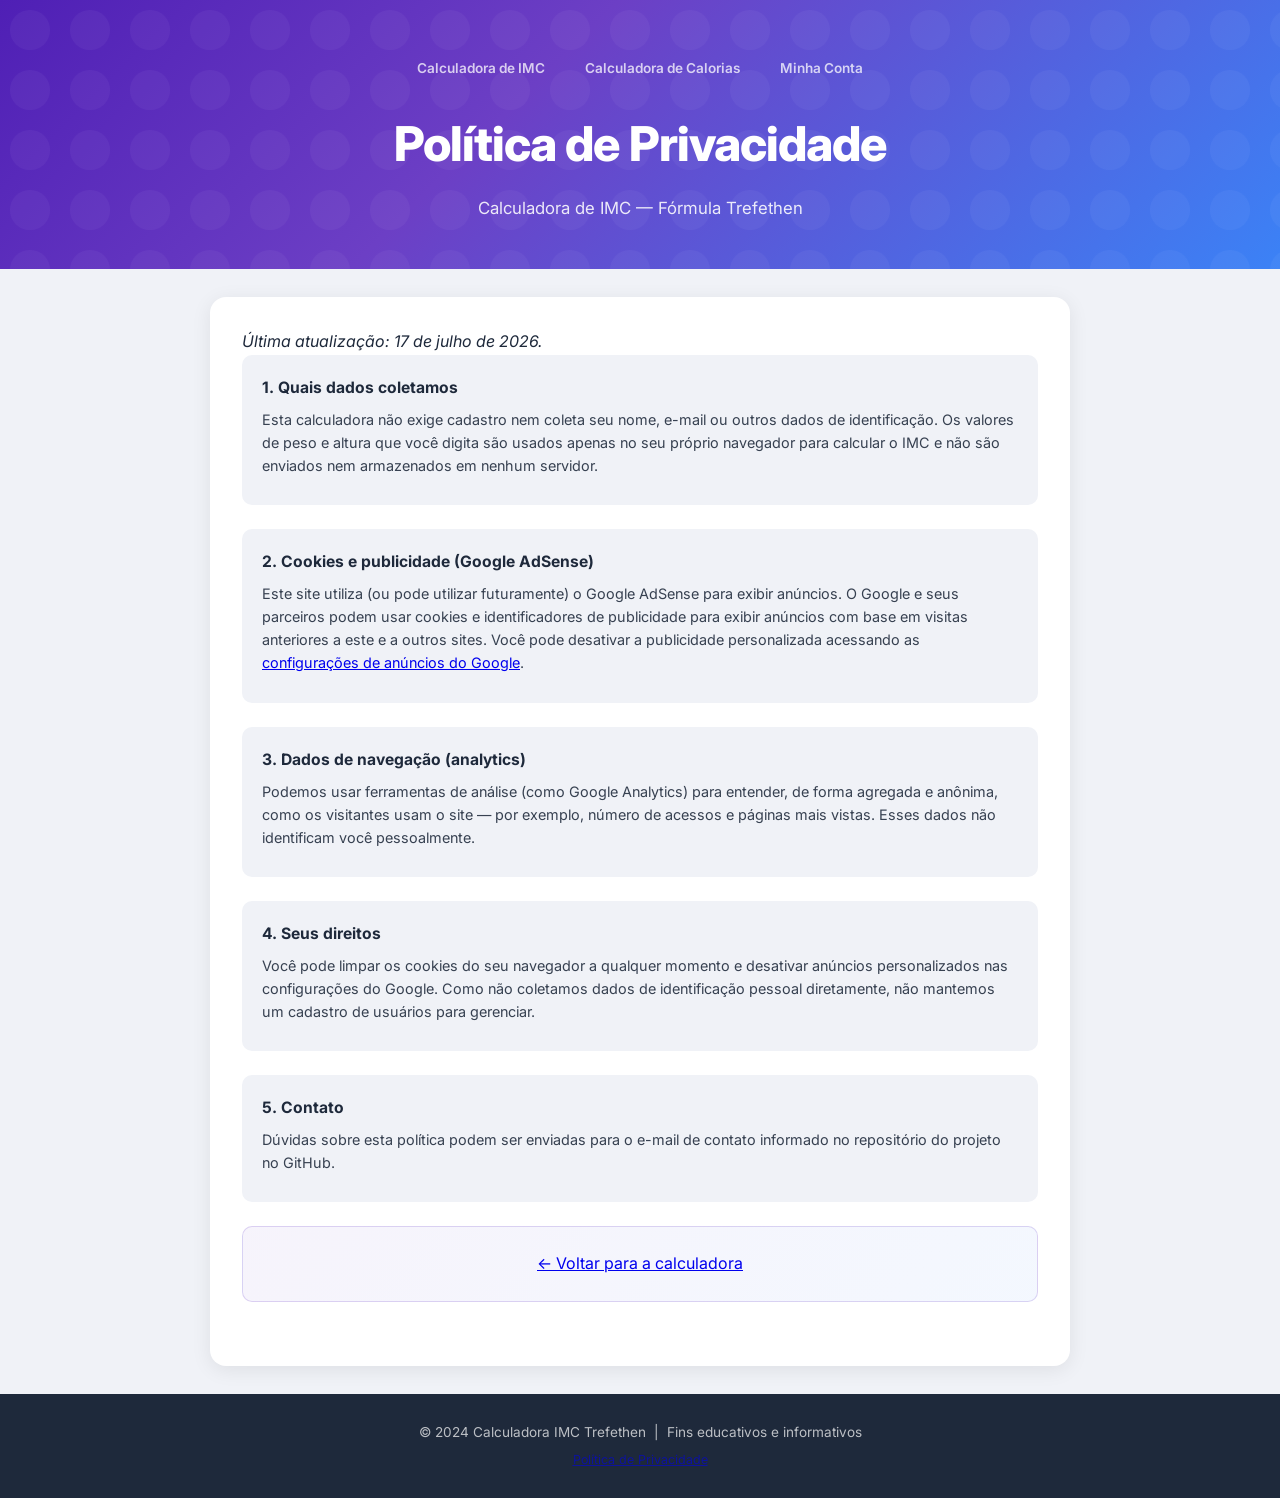
<file: privacidade.html>
<!DOCTYPE html>
<html lang="pt-BR">
<head>
  <meta charset="UTF-8" />
  <meta name="viewport" content="width=device-width, initial-scale=1.0" />
  <title>Política de Privacidade — Calculadora de IMC</title>
  <meta name="description" content="Política de privacidade da Calculadora de IMC — Fórmula Trefethen: como tratamos dados, cookies e publicidade." />
  <meta name="robots" content="noindex, follow" />
  <link rel="preconnect" href="https://fonts.googleapis.com" />
  <link href="https://fonts.googleapis.com/css2?family=Inter:wght@300;400;500;600;700;800&display=swap" rel="stylesheet" />
  <link rel="stylesheet" href="style.css" />
</head>
<body>

  <!-- HEADER -->
  <header class="site-header">
    <div class="container">
      <nav class="site-nav">
        <a href="index.html">Calculadora de IMC</a>
        <a href="calorias.html">Calculadora de Calorias</a>
        <a href="conta.html">Minha Conta</a>
      </nav>
      <h1>Política de Privacidade</h1>
      <p class="header-subtitle">Calculadora de IMC — Fórmula Trefethen</p>
    </div>
  </header>

  <main class="container">
    <section class="card explicacao-card">
      <p><em>Última atualização: 17 de julho de 2026.</em></p>

      <div class="explicacao-blocos">
        <div class="explicacao-bloco">
          <div>
            <h3>1. Quais dados coletamos</h3>
            <p>Esta calculadora não exige cadastro nem coleta seu nome, e-mail ou outros dados de identificação. Os valores de peso e altura que você digita são usados apenas no seu próprio navegador para calcular o IMC e não são enviados nem armazenados em nenhum servidor.</p>
          </div>
        </div>

        <div class="explicacao-bloco">
          <div>
            <h3>2. Cookies e publicidade (Google AdSense)</h3>
            <p>Este site utiliza (ou pode utilizar futuramente) o Google AdSense para exibir anúncios. O Google e seus parceiros podem usar cookies e identificadores de publicidade para exibir anúncios com base em visitas anteriores a este e a outros sites. Você pode desativar a publicidade personalizada acessando as <a href="https://adssettings.google.com/" target="_blank" rel="noopener noreferrer">configurações de anúncios do Google</a>.</p>
          </div>
        </div>

        <div class="explicacao-bloco">
          <div>
            <h3>3. Dados de navegação (analytics)</h3>
            <p>Podemos usar ferramentas de análise (como Google Analytics) para entender, de forma agregada e anônima, como os visitantes usam o site — por exemplo, número de acessos e páginas mais vistas. Esses dados não identificam você pessoalmente.</p>
          </div>
        </div>

        <div class="explicacao-bloco">
          <div>
            <h3>4. Seus direitos</h3>
            <p>Você pode limpar os cookies do seu navegador a qualquer momento e desativar anúncios personalizados nas configurações do Google. Como não coletamos dados de identificação pessoal diretamente, não mantemos um cadastro de usuários para gerenciar.</p>
          </div>
        </div>

        <div class="explicacao-bloco">
          <div>
            <h3>5. Contato</h3>
            <p>Dúvidas sobre esta política podem ser enviadas para o e-mail de contato informado no repositório do projeto no GitHub.</p>
          </div>
        </div>
      </div>

      <div class="explicacao-destaque" style="margin-top:24px;">
        <p><a href="index.html">&larr; Voltar para a calculadora</a></p>
      </div>
    </section>
  </main>

  <!-- FOOTER -->
  <footer class="site-footer">
    <div class="container">
      <p>&#169; 2024 Calculadora IMC Trefethen &nbsp;|&nbsp; Fins educativos e informativos</p>
      <p class="footer-nota"><a href="privacidade.html">Política de Privacidade</a></p>
    </div>
  </footer>

</body>
</html>
</file>
<file: style.css>
/* =============================================
   RESET & BASE
   ============================================= */
*, *::before, *::after { box-sizing: border-box; margin: 0; padding: 0; }

:root {
  --roxo:       #6c3fc5;
  --roxo-claro: #8b5cf6;
  --azul:       #3b82f6;
  --verde:      #22c55e;
  --amarelo:    #eab308;
  --laranja:    #f97316;
  --vermelho:   #ef4444;
  --verm-esc:   #b91c1c;
  --azul-frio:  #3b82f6;

  --cinza-bg:   #f0f2f7;
  --cinza-bord: #e2e8f0;
  --texto:      #1e293b;
  --texto-sub:  #64748b;
  --branco:     #ffffff;

  --sombra:     0 4px 20px rgba(0,0,0,0.08);
  --sombra-md:  0 8px 32px rgba(0,0,0,0.12);
  --raio:       16px;
  --raio-sm:    10px;
}

body {
  font-family: 'Inter', sans-serif;
  background: var(--cinza-bg);
  color: var(--texto);
  line-height: 1.6;
  min-height: 100vh;
}

.container {
  max-width: 900px;
  margin: 0 auto;
  padding: 0 20px;
}

/* =============================================
   HEADER
   ============================================= */
.site-header {
  background: linear-gradient(135deg, #4f1fb5 0%, #6c3fc5 40%, #3b82f6 100%);
  color: var(--branco);
  padding: 52px 20px 48px;
  text-align: center;
  position: relative;
  overflow: hidden;
}

.site-header::before {
  content: '';
  position: absolute;
  inset: 0;
  background: url("data:image/svg+xml,%3Csvg width='60' height='60' viewBox='0 0 60 60' xmlns='http://www.w3.org/2000/svg'%3E%3Cg fill='none' fill-rule='evenodd'%3E%3Cg fill='%23ffffff' fill-opacity='0.04'%3E%3Ccircle cx='30' cy='30' r='20'/%3E%3C/g%3E%3C/g%3E%3C/svg%3E") repeat;
}

.site-header .container { position: relative; }

.site-nav {
  display: flex;
  justify-content: center;
  flex-wrap: wrap;
  gap: 8px;
  margin-bottom: 20px;
}

.site-nav a {
  color: rgba(255,255,255,0.75);
  text-decoration: none;
  font-size: 0.85rem;
  font-weight: 600;
  padding: 6px 16px;
  border-radius: 999px;
  transition: background 0.2s, color 0.2s;
}

.site-nav a:hover { background: rgba(255,255,255,0.12); color: var(--branco); }

.site-nav a.nav-ativo {
  background: rgba(255,255,255,0.18);
  border: 1px solid rgba(255,255,255,0.3);
  color: var(--branco);
}

.header-badge {
  display: inline-block;
  color: rgba(255,255,255,0.85);
  font-size: 0.78rem;
  font-weight: 600;
  letter-spacing: 0.08em;
  text-transform: uppercase;
  margin-bottom: 16px;
}

.site-header h1 {
  font-size: clamp(2rem, 5vw, 3rem);
  font-weight: 800;
  letter-spacing: -0.02em;
  margin-bottom: 12px;
}

.header-subtitle {
  font-size: 1.05rem;
  opacity: 0.88;
  max-width: 500px;
  margin: 0 auto;
  font-weight: 400;
}

/* =============================================
   ADS
   ============================================= */
.ad-wrapper { padding: 16px 0; }
.ad-top { background: #e8edf5; border-bottom: 1px solid var(--cinza-bord); }
.ad-bottom { background: #e8edf5; border-top: 1px solid var(--cinza-bord); }

.ad-block {
  background: #d8dfe8;
  border: 2px dashed #aab4c4;
  border-radius: var(--raio-sm);
  display: flex;
  flex-direction: column;
  align-items: center;
  justify-content: center;
  gap: 8px;
  color: #7a8a9e;
  font-size: 0.85rem;
  font-weight: 500;
  position: relative;
}

.ad-label {
  position: absolute;
  top: 6px;
  left: 10px;
  font-size: 0.65rem;
  text-transform: uppercase;
  letter-spacing: 0.08em;
  color: #9aa5b4;
}

.ad-content { display: flex; align-items: center; gap: 10px; }
.ad-icon { font-size: 1.3rem; }

.ad-house {
  background: linear-gradient(135deg, rgba(108,63,197,0.08), rgba(59,130,246,0.08));
  border: 1.5px dashed rgba(108,63,197,0.35);
  color: var(--texto-sub);
}

.ad-house .ad-content strong { color: var(--roxo); }

.ad-house-sub {
  font-size: 0.78rem;
  color: var(--texto-sub);
  text-align: center;
  max-width: 240px;
}

.ad-horizontal { height: 90px; width: 100%; }

.ad-square {
  width: 300px;
  height: 250px;
  margin: 32px auto;
}

.ad-center { display: flex; flex-direction: column; align-items: center; justify-content: center; }

/* =============================================
   CARDS GERAIS
   ============================================= */
.card {
  background: var(--branco);
  border-radius: var(--raio);
  box-shadow: var(--sombra);
  padding: 32px;
  margin: 28px 0;
}

/* =============================================
   CALCULADORA
   ============================================= */
.calculator-card { margin-top: 32px; }

.card-header { margin-bottom: 28px; }
.card-header h2 {
  font-size: 1.35rem;
  font-weight: 700;
  color: var(--roxo);
  margin-bottom: 6px;
}
.card-header p { color: var(--texto-sub); font-size: 0.92rem; }

.form-row {
  display: grid;
  grid-template-columns: 1fr 1fr;
  gap: 20px;
  margin-bottom: 24px;
}

.form-group { display: flex; flex-direction: column; gap: 8px; }

.form-group label {
  font-weight: 600;
  font-size: 0.9rem;
  color: var(--texto);
}

.input-wrapper {
  position: relative;
  display: flex;
  align-items: center;
}

.input-wrapper input {
  width: 100%;
  padding: 14px 50px 14px 16px;
  border: 2px solid var(--cinza-bord);
  border-radius: var(--raio-sm);
  font-size: 1.1rem;
  font-family: 'Inter', sans-serif;
  font-weight: 500;
  color: var(--texto);
  transition: border-color 0.2s, box-shadow 0.2s;
  outline: none;
  -moz-appearance: textfield;
}

.input-wrapper input::-webkit-inner-spin-button,
.input-wrapper input::-webkit-outer-spin-button { -webkit-appearance: none; }

.input-wrapper input:focus {
  border-color: var(--roxo-claro);
  box-shadow: 0 0 0 3px rgba(139,92,246,0.15);
}

.input-wrapper input.input-erro { border-color: var(--vermelho); }

.input-wrapper select {
  width: 100%;
  padding: 14px 16px;
  border: 2px solid var(--cinza-bord);
  border-radius: var(--raio-sm);
  font-size: 1rem;
  font-family: 'Inter', sans-serif;
  font-weight: 500;
  color: var(--texto);
  background: var(--branco);
  outline: none;
  cursor: pointer;
  transition: border-color 0.2s, box-shadow 0.2s;
}

.input-wrapper select:focus {
  border-color: var(--roxo-claro);
  box-shadow: 0 0 0 3px rgba(139,92,246,0.15);
}

.input-wrapper select.input-erro { border-color: var(--vermelho); }

.input-unit {
  position: absolute;
  right: 14px;
  font-size: 0.85rem;
  font-weight: 600;
  color: var(--texto-sub);
  pointer-events: none;
}

.field-error {
  font-size: 0.78rem;
  color: var(--vermelho);
  font-weight: 500;
  min-height: 18px;
}

.btn-calcular {
  display: flex;
  align-items: center;
  justify-content: center;
  gap: 10px;
  width: 100%;
  padding: 16px 24px;
  background: linear-gradient(135deg, var(--roxo) 0%, var(--azul) 100%);
  color: var(--branco);
  border: none;
  border-radius: var(--raio-sm);
  font-size: 1.05rem;
  font-weight: 700;
  font-family: 'Inter', sans-serif;
  cursor: pointer;
  transition: transform 0.15s, box-shadow 0.15s, opacity 0.15s;
  box-shadow: 0 4px 14px rgba(108,63,197,0.35);
}

.btn-calcular svg { width: 20px; height: 20px; transition: transform 0.2s; }
.btn-calcular:hover { transform: translateY(-2px); box-shadow: 0 6px 20px rgba(108,63,197,0.4); }
.btn-calcular:hover svg { transform: translateX(3px); }
.btn-calcular:active { transform: translateY(0); }

/* =============================================
   RESULTADO
   ============================================= */
.resultado-section { animation: fadeIn 0.5s ease; }
.hidden { display: none !important; }

@keyframes fadeIn {
  from { opacity: 0; transform: translateY(16px); }
  to   { opacity: 1; transform: translateY(0); }
}

.resultado-cards {
  display: flex;
  align-items: center;
  gap: 16px;
  margin: 28px 0;
}

.resultado-card {
  flex: 1;
  background: var(--branco);
  border-radius: var(--raio);
  padding: 28px 24px;
  text-align: center;
  box-shadow: var(--sombra);
  transition: box-shadow 0.2s;
  border-top: 5px solid var(--cinza-bord);
}

.resultado-card.destaque {
  border-top-color: var(--roxo);
  box-shadow: var(--sombra-md);
  transform: scale(1.03);
}

.card-formula-label {
  font-size: 0.75rem;
  font-weight: 700;
  text-transform: uppercase;
  letter-spacing: 0.08em;
  color: var(--texto-sub);
  margin-bottom: 16px;
}

.imc-valor {
  font-size: 3rem;
  font-weight: 800;
  letter-spacing: -0.04em;
  margin-bottom: 8px;
  transition: color 0.3s;
}

.imc-classificacao {
  font-size: 0.95rem;
  font-weight: 600;
  margin-bottom: 12px;
  min-height: 22px;
}

.imc-formula-detalhe {
  font-size: 0.78rem;
  color: var(--texto-sub);
  font-family: 'Courier New', monospace;
  background: var(--cinza-bg);
  padding: 4px 10px;
  border-radius: 6px;
  display: inline-block;
}

.versus-divider {
  font-size: 1.1rem;
  font-weight: 800;
  color: var(--texto-sub);
  flex-shrink: 0;
  width: 40px;
  text-align: center;
}

/* =============================================
   BARRA DE ESCALA
   ============================================= */
.barra-container h3 {
  font-size: 1rem;
  font-weight: 700;
  margin-bottom: 20px;
  color: var(--texto);
}

.barra-escala { position: relative; }

.barra-faixas {
  display: flex;
  height: 28px;
  border-radius: 999px;
  overflow: hidden;
  margin-bottom: 4px;
}

.faixa {
  display: flex;
  align-items: center;
  justify-content: center;
  font-size: 0.62rem;
  font-weight: 700;
  color: white;
  text-shadow: 0 1px 2px rgba(0,0,0,0.3);
}

.faixa-baixo  { background: var(--azul-frio); }
.faixa-normal { background: var(--verde); }
.faixa-sobre  { background: var(--amarelo); }
.faixa-ob1    { background: var(--laranja); }
.faixa-ob2    { background: var(--vermelho); }
.faixa-ob3    { background: var(--verm-esc); }

.barra-ponteiros {
  position: relative;
  height: 36px;
  margin-bottom: 0;
}

.ponteiro {
  position: absolute;
  transform: translateX(-50%);
  display: flex;
  flex-direction: column;
  align-items: center;
  transition: left 0.6s cubic-bezier(0.34, 1.56, 0.64, 1);
}

.ponteiro-linha {
  width: 2px;
  height: 18px;
  border-radius: 2px;
}

.ponteiro-trad .ponteiro-linha { background: var(--texto-sub); }
.ponteiro-tref .ponteiro-linha { background: var(--roxo); }

.ponteiro-label {
  font-size: 0.65rem;
  font-weight: 700;
  margin-top: 2px;
  white-space: nowrap;
}

.ponteiro-trad .ponteiro-label { color: var(--texto-sub); }
.ponteiro-tref .ponteiro-label { color: var(--roxo); }

.barra-numeros {
  display: flex;
  justify-content: space-between;
  font-size: 0.68rem;
  color: var(--texto-sub);
  font-weight: 500;
  margin-top: 4px;
  padding: 0 2px;
}

/* =============================================
   MENSAGEM CARD
   ============================================= */
.mensagem-card {
  display: flex;
  align-items: center;
  gap: 16px;
  padding: 20px 28px;
}

.mensagem-icone { font-size: 2rem; flex-shrink: 0; }
.mensagem-texto { font-size: 0.95rem; line-height: 1.65; color: var(--texto); }
.mensagem-texto strong { color: var(--roxo); }

/* =============================================
   TABELA OMS
   ============================================= */
.tabela-container h3 {
  font-size: 1rem;
  font-weight: 700;
  margin-bottom: 16px;
}

.tabela-oms {
  width: 100%;
  border-collapse: collapse;
  font-size: 0.88rem;
}

.tabela-oms th {
  background: var(--cinza-bg);
  padding: 10px 14px;
  text-align: left;
  font-weight: 700;
  color: var(--texto-sub);
  font-size: 0.78rem;
  text-transform: uppercase;
  letter-spacing: 0.05em;
}

.tabela-oms td {
  padding: 10px 14px;
  border-bottom: 1px solid var(--cinza-bord);
}

.tabela-oms tr:last-child td { border-bottom: none; }

.tabela-oms tr.linha-ativa td {
  background: rgba(139, 92, 246, 0.07);
  font-weight: 600;
}

.tabela-oms tr.linha-ativa td:first-child {
  border-left: 3px solid var(--roxo);
}

.tabela-nota {
  font-size: 0.75rem;
  color: var(--texto-sub);
  margin-top: 12px;
  font-style: italic;
}

/* =============================================
   PESO IDEAL
   ============================================= */
.peso-ideal-container h3 {
  font-size: 1rem;
  font-weight: 700;
  margin-bottom: 8px;
  color: var(--texto);
}

.peso-ideal-intro {
  font-size: 0.85rem;
  color: var(--texto-sub);
  margin-bottom: 16px;
}

.peso-ideal-intervalo {
  font-size: 1.6rem;
  font-weight: 800;
  color: var(--roxo);
  text-align: center;
  margin-bottom: 28px;
}

.comparacao-corpos {
  display: flex;
  align-items: flex-end;
  justify-content: center;
  gap: 24px;
}

.corpo-coluna {
  display: flex;
  flex-direction: column;
  align-items: center;
  gap: 10px;
}

.corpo-silhueta {
  width: 90px;
  height: 160px;
  color: var(--texto-sub);
  transform-origin: 50% 100%;
  transition: transform 0.6s cubic-bezier(0.34, 1.56, 0.64, 1), color 0.4s;
}

.corpo-silhueta circle,
.corpo-silhueta rect { fill: currentColor; }

.corpo-ideal { color: var(--verde); }

.corpo-legenda {
  font-size: 0.78rem;
  font-weight: 600;
  color: var(--texto-sub);
}

.seta-comparacao {
  width: 24px;
  height: 24px;
  color: var(--texto-sub);
  flex-shrink: 0;
  margin-bottom: 40px;
}

/* =============================================
   EXPLICAÇÃO
   ============================================= */
.explicacao-card h2 {
  font-size: 1.5rem;
  font-weight: 700;
  margin-bottom: 24px;
  color: var(--texto);
}

.explicacao-destaque {
  background: linear-gradient(135deg, rgba(108,63,197,0.06), rgba(59,130,246,0.06));
  border: 1.5px solid rgba(108,63,197,0.2);
  border-radius: var(--raio-sm);
  padding: 24px;
  text-align: center;
  margin-bottom: 32px;
}

.formula-box { display: flex; flex-direction: column; align-items: center; gap: 8px; }

.formula-texto {
  font-size: 1.6rem;
  font-weight: 700;
  color: var(--roxo);
  font-family: 'Courier New', monospace;
}

.formula-legenda {
  font-size: 0.82rem;
  color: var(--texto-sub);
}

.explicacao-blocos { display: flex; flex-direction: column; gap: 24px; }

.explicacao-bloco {
  display: flex;
  gap: 16px;
  align-items: flex-start;
  padding: 20px;
  background: var(--cinza-bg);
  border-radius: var(--raio-sm);
}

.explicacao-icone { font-size: 1.8rem; flex-shrink: 0; margin-top: 2px; }

.explicacao-bloco h3 {
  font-size: 0.98rem;
  font-weight: 700;
  margin-bottom: 8px;
  color: var(--texto);
}

.explicacao-bloco p {
  font-size: 0.9rem;
  color: #374151;
  margin-bottom: 8px;
}

.explicacao-bloco ul {
  padding-left: 20px;
  font-size: 0.9rem;
  color: #374151;
}

.explicacao-bloco ul li { margin-bottom: 4px; }

/* =============================================
   FOOTER
   ============================================= */
.site-footer {
  background: var(--texto);
  color: rgba(255,255,255,0.7);
  text-align: center;
  padding: 28px 20px;
  font-size: 0.85rem;
}

.footer-nota { font-size: 0.78rem; margin-top: 6px; opacity: 0.55; }

/* =============================================
   CORES POR FAIXA
   ============================================= */
.cor-baixo   { color: var(--azul-frio) !important; }
.cor-normal  { color: var(--verde) !important; }
.cor-sobre   { color: var(--amarelo) !important; }
.cor-ob1     { color: var(--laranja) !important; }
.cor-ob2     { color: var(--vermelho) !important; }
.cor-ob3     { color: var(--verm-esc) !important; }

/* =============================================
   RESPONSIVO
   ============================================= */
@media (max-width: 640px) {
  .form-row { grid-template-columns: 1fr; }

  .resultado-cards {
    flex-direction: column;
    gap: 0;
  }

  .resultado-card.destaque { transform: none; order: -1; }
  .versus-divider { display: none; }

  .card { padding: 20px 16px; }

  .imc-valor { font-size: 2.4rem; }

  .faixa { font-size: 0.5rem; }

  .ad-horizontal { height: 70px; }

  .barra-numeros { font-size: 0.6rem; }

  .explicacao-bloco { flex-direction: column; gap: 10px; }

  .comparacao-corpos { gap: 14px; }
  .corpo-silhueta { width: 70px; height: 125px; }
  .peso-ideal-intervalo { font-size: 1.3rem; }
}
</file>
